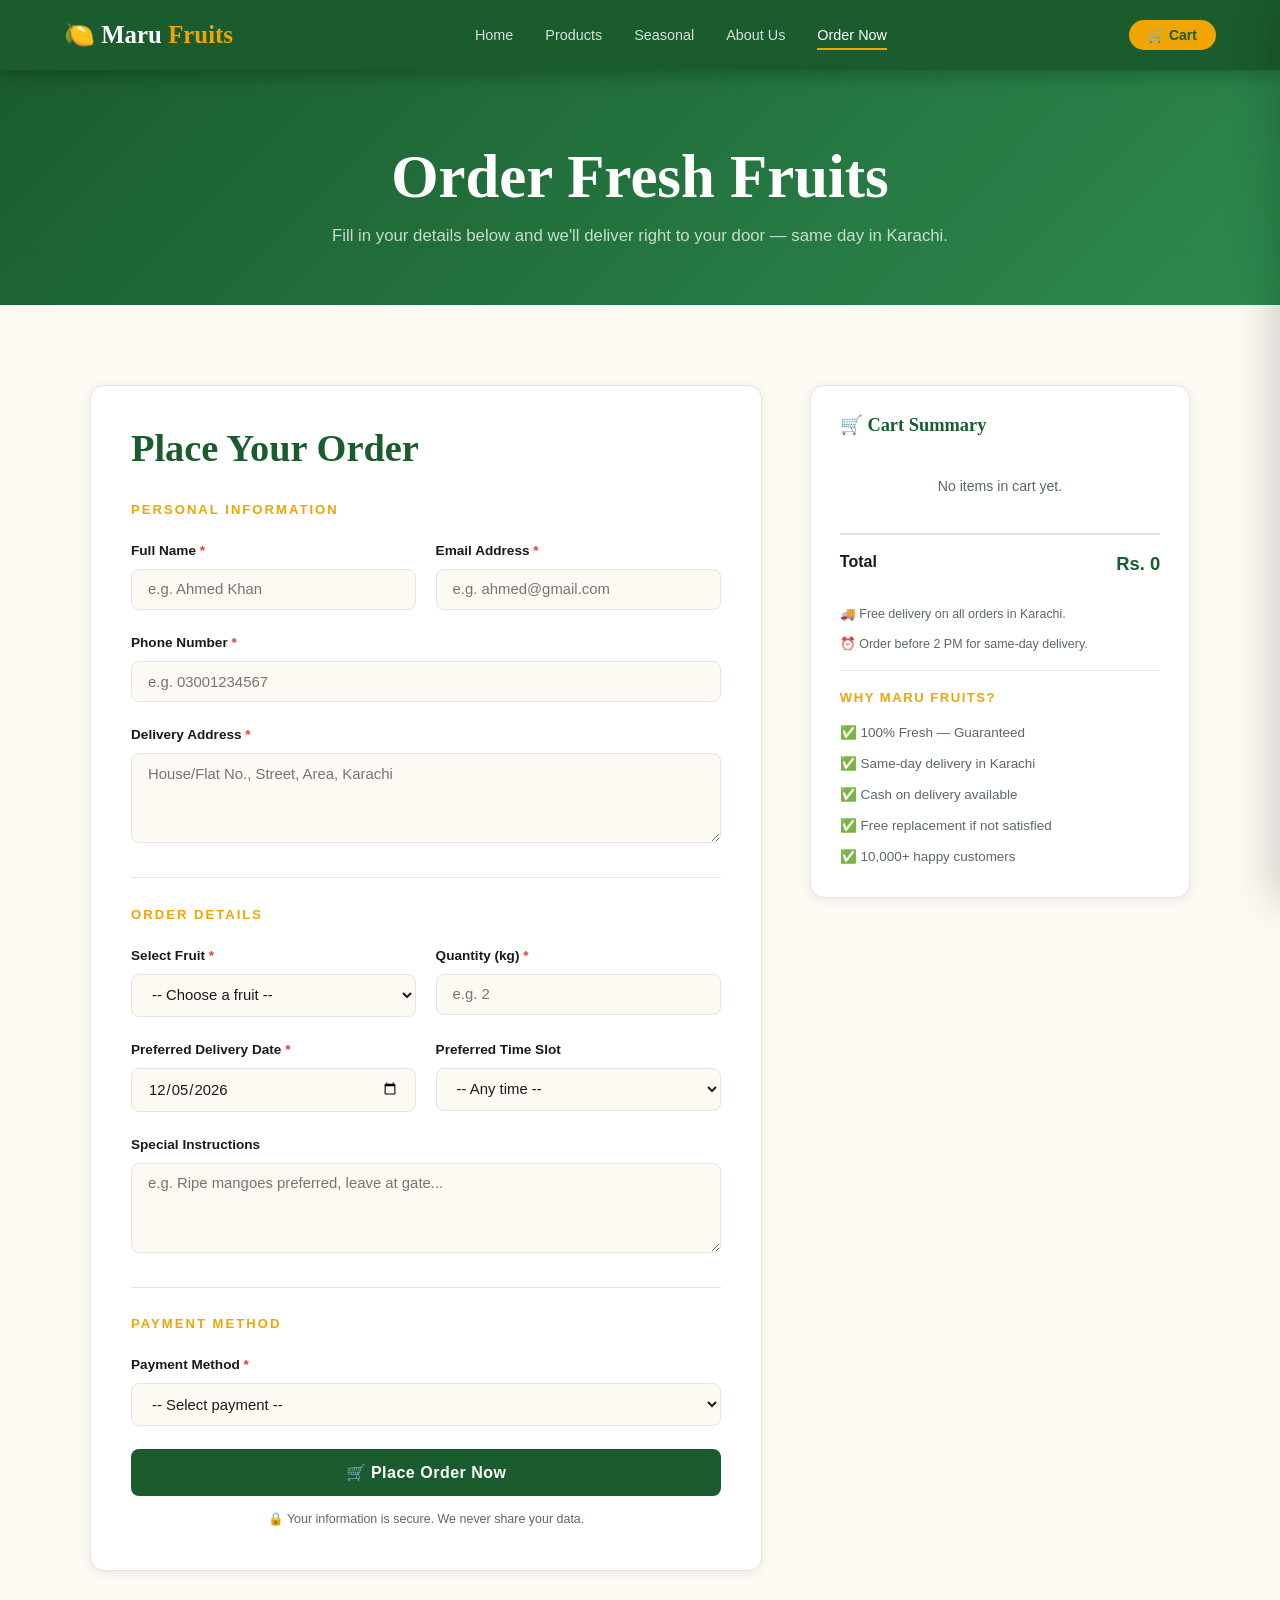
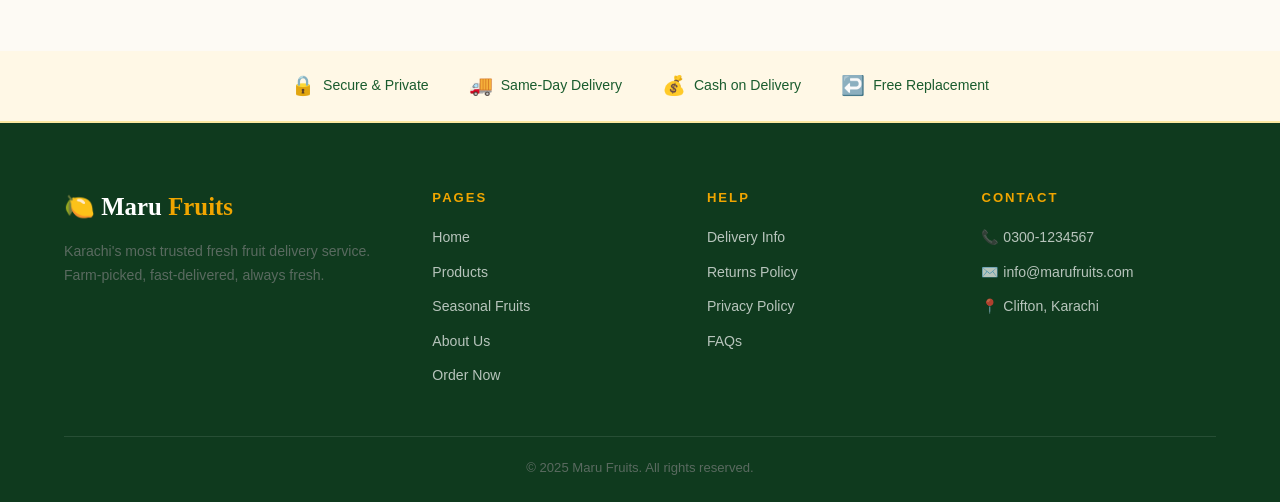
<file: order.html>
<!DOCTYPE html>
<html lang="en">
<head>
  <meta charset="UTF-8">
  <meta name="viewport" content="width=device-width, initial-scale=1.0">
  <title>Order Fresh Fruits Online | Maru Fruits Karachi</title>
  <meta name="description" content="Order fresh fruits online in Karachi. Fill in your details and we deliver the same day. Mangoes, apples, bananas and more from Maru Fruits.">
  <link rel="stylesheet" href="style.css">
</head>
<body>

  <!-- NAVBAR -->
  <nav class="navbar">
    <div class="container">
      <a href="index.html" class="nav-logo">🍋 Maru <span>Fruits</span></a>
      <ul class="nav-links">
        <li><a href="index.html">Home</a></li>
        <li><a href="products.html">Products</a></li>
        <li><a href="seasonal.html">Seasonal</a></li>
        <li><a href="about.html">About Us</a></li>
        <li><a href="order.html">Order Now</a></li>
      </ul>
      <button class="nav-cart-btn" id="cartBtn">
        🛒 Cart <span class="cart-count" id="cartCount">0</span>
      </button>
      <button class="hamburger" id="hamburger" aria-label="Toggle menu">
        <span></span><span></span><span></span>
      </button>
    </div>
    <nav class="nav-mobile" id="navMobile">
      <a href="index.html">Home</a>
      <a href="products.html">Products</a>
      <a href="seasonal.html">Seasonal</a>
      <a href="about.html">About Us</a>
      <a href="order.html">Order Now</a>
      <button class="btn btn-gold btn-sm" id="cartBtnMobile" style="margin-top:.4rem;width:fit-content">🛒 Cart</button>
    </nav>
  </nav>

  <!-- PAGE HERO -->
  <header class="page-hero">
    <h1>Order Fresh Fruits</h1>
    <p>Fill in your details below and we'll deliver right to your door — same day in Karachi.</p>
  </header>

  <!-- ORDER LAYOUT -->
  <main class="section" style="background:var(--cream)">
    <div class="order-layout" style="max-width:1100px;margin:0 auto">

      <!-- ORDER FORM -->
      <div class="order-form-wrap">
        <h2>Place Your Order</h2>

        <!-- Success Message (hidden until submitted) -->
        <div class="order-success" id="orderSuccess">
          <div class="success-icon">🎉</div>
          <h3>Order Placed Successfully!</h3>
          <p>Thank you, <strong id="successName"></strong>! Your fresh fruits are being prepared and will be delivered today.</p>
          <p style="margin-top:.6rem;font-size:.88rem">You'll receive a confirmation call within 15 minutes.</p>
          <div style="margin-top:1.8rem;display:flex;gap:1rem;justify-content:center;flex-wrap:wrap">
            <a href="index.html"    class="btn btn-green">← Back to Home</a>
            <a href="products.html" class="btn btn-outline">Browse More Fruits</a>
          </div>
        </div>

        <!-- THE FORM -->
        <form id="orderForm" novalidate>

          <!-- Personal Info -->
          <div class="form-section-title">Personal Information</div>

          <div class="form-row">
            <div class="form-group">
              <label for="fullName">Full Name <span>*</span></label>
              <input type="text" id="fullName" name="fullName"
                     placeholder="e.g. Ahmed Khan" required autocomplete="name">
              <div class="error-msg" id="fullNameError"></div>
            </div>
            <div class="form-group">
              <label for="email">Email Address <span>*</span></label>
              <input type="email" id="email" name="email"
                     placeholder="e.g. ahmed@gmail.com" required autocomplete="email">
              <div class="error-msg" id="emailError"></div>
            </div>
          </div>

          <div class="form-group">
            <label for="phone">Phone Number <span>*</span></label>
            <input type="tel" id="phone" name="phone"
                   placeholder="e.g. 03001234567" required autocomplete="tel">
            <div class="error-msg" id="phoneError"></div>
          </div>

          <div class="form-group">
            <label for="address">Delivery Address <span>*</span></label>
            <textarea id="address" name="address" rows="3"
                      placeholder="House/Flat No., Street, Area, Karachi" required></textarea>
            <div class="error-msg" id="addressError"></div>
          </div>

          <hr class="form-divider">

          <!-- Order Details -->
          <div class="form-section-title">Order Details</div>

          <div class="form-row">
            <div class="form-group">
              <label for="fruitSelection">Select Fruit <span>*</span></label>
              <select id="fruitSelection" name="fruitSelection" required>
                <option value="">-- Choose a fruit --</option>
                <option value="sindhri-mango">🥭 Sindhri Mango — Rs. 280/kg</option>
                <option value="banana">🍌 Bananas — Rs. 120/kg</option>
                <option value="red-apple">🍎 Red Apples — Rs. 350/kg</option>
                <option value="kinno-orange">🍊 Kinno Oranges — Rs. 180/kg</option>
                <option value="grapes">🍇 Black Grapes — Rs. 420/kg</option>
                <option value="strawberry">🍓 Strawberries — Rs. 500/kg</option>
                <option value="watermelon">🍉 Watermelon — Rs. 60/kg</option>
                <option value="pineapple">🍍 Pineapple — Rs. 220/piece</option>
                <option value="guava">🍐 Guava (Amrood) — Rs. 140/kg</option>
                <option value="lemon">🍋 Lemons — Rs. 160/kg</option>
                <option value="kiwi">🥝 Kiwi — Rs. 600/kg</option>
                <option value="mixed-box">🎁 Mixed Fruit Box — Rs. 1,200</option>
              </select>
              <div class="error-msg" id="fruitSelectionError"></div>
            </div>
            <div class="form-group">
              <label for="quantity">Quantity (kg) <span>*</span></label>
              <input type="number" id="quantity" name="quantity"
                     placeholder="e.g. 2" min="1" max="50" required>
              <div class="error-msg" id="quantityError"></div>
            </div>
          </div>

          <div class="form-row">
            <div class="form-group">
              <label for="deliveryDate">Preferred Delivery Date <span>*</span></label>
              <input type="date" id="deliveryDate" name="deliveryDate" required>
              <div class="error-msg" id="deliveryDateError"></div>
            </div>
            <div class="form-group">
              <label for="deliveryTime">Preferred Time Slot</label>
              <select id="deliveryTime" name="deliveryTime">
                <option value="">-- Any time --</option>
                <option value="morning">Morning (9 AM – 12 PM)</option>
                <option value="afternoon">Afternoon (12 PM – 4 PM)</option>
                <option value="evening">Evening (4 PM – 8 PM)</option>
              </select>
            </div>
          </div>

          <div class="form-group">
            <label for="specialInstructions">Special Instructions</label>
            <textarea id="specialInstructions" name="specialInstructions" rows="2"
                      placeholder="e.g. Ripe mangoes preferred, leave at gate..."></textarea>
          </div>

          <hr class="form-divider">

          <!-- Payment -->
          <div class="form-section-title">Payment Method</div>
          <div class="form-group">
            <label for="paymentMethod">Payment Method <span>*</span></label>
            <select id="paymentMethod" name="paymentMethod" required>
              <option value="">-- Select payment --</option>
              <option value="cod">Cash on Delivery (COD)</option>
              <option value="jazzcash">JazzCash</option>
              <option value="easypaisa">Easypaisa</option>
              <option value="bank">Bank Transfer</option>
            </select>
            <div class="error-msg" id="paymentMethodError"></div>
          </div>

          <button type="submit" class="submit-btn">
            🛒 Place Order Now
          </button>

          <p style="font-size:.78rem;color:var(--muted);text-align:center;margin-top:.8rem">
            🔒 Your information is secure. We never share your data.
          </p>

        </form>
      </div>

      <!-- ORDER SUMMARY SIDEBAR -->
      <aside class="order-summary">
        <h3>🛒 Cart Summary</h3>
        <div class="summary-items" id="summaryItems">
          <div class="summary-empty">Add items from the <a href="products.html" style="color:var(--green)">Products page</a> to see them here.</div>
        </div>
        <div class="summary-total">
          <span>Total</span>
          <strong id="summaryTotal">Rs. 0</strong>
        </div>
        <p class="summary-note">🚚 Free delivery on all orders in Karachi.</p>
        <p class="summary-note">⏰ Order before 2 PM for same-day delivery.</p>

        <hr class="form-divider" style="margin:1rem 0">

        <h4 style="font-size:.82rem;font-weight:700;color:var(--gold);text-transform:uppercase;letter-spacing:1.5px;margin-bottom:.8rem">
          Why Maru Fruits?
        </h4>
        <ul style="display:flex;flex-direction:column;gap:.55rem;font-size:.84rem;color:var(--muted)">
          <li>✅ 100% Fresh — Guaranteed</li>
          <li>✅ Same-day delivery in Karachi</li>
          <li>✅ Cash on delivery available</li>
          <li>✅ Free replacement if not satisfied</li>
          <li>✅ 10,000+ happy customers</li>
        </ul>
      </aside>

    </div>
  </main>

  <!-- TRUST STRIP -->
  <div class="trust-strip">
    <div class="trust-item"><span>🔒</span> Secure &amp; Private</div>
    <div class="trust-item"><span>🚚</span> Same-Day Delivery</div>
    <div class="trust-item"><span>💰</span> Cash on Delivery</div>
    <div class="trust-item"><span>↩️</span> Free Replacement</div>
  </div>

  <!-- FOOTER -->
  <footer class="footer">
    <div class="footer-grid">
      <div class="footer-brand">
        <a href="index.html" class="nav-logo">🍋 Maru <span>Fruits</span></a>
        <p>Karachi's most trusted fresh fruit delivery service. Farm-picked, fast-delivered, always fresh.</p>
      </div>
      <div class="footer-col">
        <h4>Pages</h4>
        <ul>
          <li><a href="index.html">Home</a></li>
          <li><a href="products.html">Products</a></li>
          <li><a href="seasonal.html">Seasonal Fruits</a></li>
          <li><a href="about.html">About Us</a></li>
          <li><a href="order.html">Order Now</a></li>
        </ul>
      </div>
      <div class="footer-col">
        <h4>Help</h4>
        <ul>
          <li><a href="#">Delivery Info</a></li>
          <li><a href="#">Returns Policy</a></li>
          <li><a href="#">Privacy Policy</a></li>
          <li><a href="#">FAQs</a></li>
        </ul>
      </div>
      <div class="footer-col">
        <h4>Contact</h4>
        <ul>
          <li><a href="tel:+923001234567">📞 0300-1234567</a></li>
          <li><a href="mailto:info@marufruits.com">✉️ info@marufruits.com</a></li>
          <li><a href="#">📍 Clifton, Karachi</a></li>
        </ul>
      </div>
    </div>
    <div class="footer-bottom">
      <p>© 2025 Maru Fruits. All rights reserved.</p>
    </div>
  </footer>

  <!-- CART DRAWER -->
  <div class="cart-overlay" id="cartOverlay"></div>
  <aside class="cart-drawer" id="cartDrawer">
    <div class="cart-header">
      <h3>🛒 Your Cart</h3>
      <button class="cart-close" id="cartClose">✕</button>
    </div>
    <div class="cart-items" id="cartItems"></div>
    <div class="cart-footer">
      <div class="cart-total-row">
        <span>Total:</span>
        <strong id="cartTotal">Rs. 0</strong>
      </div>
      <div class="cart-actions">
        <button class="btn btn-outline btn-sm" id="clearCartBtn">Clear</button>
        <button class="btn btn-gold" onclick="closeCart()">Close ✕</button>
      </div>
    </div>
  </aside>
  <div class="toast-container" id="toastContainer"></div>

  <script src="script.js">
  </script>
  <script>
    // Set minimum date to today
    document.addEventListener('DOMContentLoaded', () => {
      const dateInput = document.getElementById('deliveryDate');
      if (dateInput) {
        const today = new Date().toISOString().split('T')[0];
        dateInput.min = today;
        dateInput.value = today;
      }
    });
  </script>
</body>
</html>
</file>
<file: style.css>
/* ============================================================
   MARU FRUITS — style.css
   ============================================================ */

/* ── CSS Variables ── */
:root {
  --green:       #1a5c2e;
  --green-mid:   #2d8a4e;
  --green-light: #e8f5ed;
  --gold:        #f0a500;
  --gold-light:  #fff8e6;
  --cream:       #fdfaf4;
  --white:       #ffffff;
  --text:        #1a1a1a;
  --muted:       #5a6a60;
  --border:      #e0e8e2;
  --red:         #e53935;
  --shadow-sm:   0 2px 10px rgba(0,0,0,.08);
  --shadow-md:   0 6px 24px rgba(0,0,0,.12);
  --shadow-lg:   0 16px 48px rgba(0,0,0,.16);
  --radius:      14px;
  --radius-sm:   8px;
  --transition:  .22s ease;
}

/* ── Reset ── */
*, *::before, *::after { box-sizing: border-box; margin: 0; padding: 0; }
html { scroll-behavior: smooth; font-size: 16px; }
body {
  font-family: 'DM Sans', sans-serif;
  background: var(--cream);
  color: var(--text);
  line-height: 1.65;
  min-height: 100vh;
}
img { max-width: 100%; height: auto; display: block; }
a  { text-decoration: none; color: inherit; }
ul { list-style: none; }
button { cursor: pointer; font-family: inherit; }
input, select, textarea { font-family: inherit; }

/* ── Typography ── */
@import url('https://fonts.googleapis.com/css2?family=Playfair+Display:wght@700;900&family=DM+Sans:wght@300;400;500;600&display=swap');

h1, h2, h3 { font-family: 'Playfair Display', serif; line-height: 1.15; }
h1 { font-size: clamp(2.2rem, 5vw, 3.8rem); font-weight: 900; }
h2 { font-size: clamp(1.6rem, 3.5vw, 2.4rem); font-weight: 700; }
h3 { font-size: 1.15rem; font-weight: 700; }
p  { color: var(--muted); }

/* ── Utilities ── */
.container        { max-width: 1180px; margin: 0 auto; padding: 0 5%; }
.section          { padding: 5rem 5%; }
.section-label    { text-transform: uppercase; letter-spacing: 3px; font-size: .7rem; font-weight: 700; color: var(--gold); margin-bottom: .4rem; }
.section-intro    { max-width: 560px; margin-bottom: 3rem; font-size: 1rem; }
.text-center      { text-align: center; }
.text-center .section-intro { margin-left: auto; margin-right: auto; }

.btn {
  display: inline-flex;
  align-items: center;
  gap: .45rem;
  padding: .7rem 1.8rem;
  border-radius: 50px;
  font-size: .95rem;
  font-weight: 600;
  border: none;
  transition: transform var(--transition), box-shadow var(--transition), background var(--transition);
  white-space: nowrap;
}
.btn:hover          { transform: translateY(-2px); box-shadow: var(--shadow-md); }
.btn-gold           { background: var(--gold); color: var(--green); }
.btn-green          { background: var(--green); color: var(--white); }
.btn-outline        { background: transparent; color: var(--green); border: 2px solid var(--green); }
.btn-outline-white  { background: transparent; color: var(--white); border: 2px solid rgba(255,255,255,.55); }
.btn-sm             { padding: .4rem 1.1rem; font-size: .83rem; }

/* ============================================================
   NAVBAR
   ============================================================ */
.navbar {
  background: var(--green);
  position: sticky;
  top: 0;
  z-index: 1000;
  height: 70px;
  box-shadow: 0 3px 18px rgba(0,0,0,.28);
}
.navbar .container {
  height: 100%;
  display: flex;
  align-items: center;
  justify-content: space-between;
  max-width: 1280px;
}
.nav-logo {
  font-family: 'Playfair Display', serif;
  font-size: 1.55rem;
  font-weight: 900;
  color: var(--white);
  display: flex;
  align-items: center;
  gap: .4rem;
}
.nav-logo span { color: var(--gold); }

.nav-links {
  display: flex;
  align-items: center;
  gap: 2rem;
}
.nav-links a {
  color: rgba(255,255,255,.82);
  font-size: .9rem;
  font-weight: 500;
  padding: .3rem 0;
  border-bottom: 2px solid transparent;
  transition: color var(--transition), border-color var(--transition);
}
.nav-links a:hover,
.nav-links a.active { color: var(--white); border-bottom-color: var(--gold); }

.nav-cart-btn {
  background: var(--gold);
  color: var(--green);
  border: none;
  border-radius: 50px;
  padding: .45rem 1.2rem;
  font-weight: 700;
  font-size: .87rem;
  display: flex;
  align-items: center;
  gap: .4rem;
  transition: transform var(--transition), box-shadow var(--transition);
}
.nav-cart-btn:hover  { transform: translateY(-1px); box-shadow: var(--shadow-sm); }
.cart-count {
  background: var(--green);
  color: var(--white);
  border-radius: 50%;
  width: 20px; height: 20px;
  font-size: .7rem;
  font-weight: 700;
  display: flex;
  align-items: center;
  justify-content: center;
}

/* Hamburger */
.hamburger {
  display: none;
  flex-direction: column;
  gap: 5px;
  background: none;
  border: none;
  padding: 4px;
}
.hamburger span {
  width: 26px; height: 2.5px;
  background: var(--white);
  border-radius: 2px;
  transition: transform .3s, opacity .3s;
  display: block;
}
.hamburger.open span:nth-child(1) { transform: translateY(7.5px) rotate(45deg); }
.hamburger.open span:nth-child(2) { opacity: 0; }
.hamburger.open span:nth-child(3) { transform: translateY(-7.5px) rotate(-45deg); }

.nav-mobile {
  display: none;
  flex-direction: column;
  background: var(--green);
  padding: 1.2rem 5%;
  gap: .2rem;
  border-top: 1px solid rgba(255,255,255,.1);
}
.nav-mobile.open { display: flex; }
.nav-mobile a {
  color: rgba(255,255,255,.85);
  font-size: .95rem;
  font-weight: 500;
  padding: .6rem 0;
  border-bottom: 1px solid rgba(255,255,255,.08);
  transition: color var(--transition);
}
.nav-mobile a:hover,
.nav-mobile a.active { color: var(--gold); }

/* ============================================================
   FOOTER
   ============================================================ */
.footer {
  background: #0f3a1e;
  color: rgba(255,255,255,.7);
  padding: 4rem 5% 1.5rem;
}
.footer-grid {
  display: grid;
  grid-template-columns: 1.4fr 1fr 1fr 1fr;
  gap: 2.5rem;
  margin-bottom: 3rem;
}
.footer-brand .nav-logo { margin-bottom: .8rem; }
.footer-brand p { font-size: .88rem; line-height: 1.7; }
.footer-col h4 {
  font-family: 'DM Sans', sans-serif;
  font-size: .82rem;
  font-weight: 700;
  text-transform: uppercase;
  letter-spacing: 2px;
  color: var(--gold);
  margin-bottom: 1rem;
}
.footer-col ul { display: flex; flex-direction: column; gap: .5rem; }
.footer-col a { font-size: .88rem; transition: color var(--transition); }
.footer-col a:hover { color: var(--white); }
.footer-bottom {
  border-top: 1px solid rgba(255,255,255,.1);
  padding-top: 1.2rem;
  text-align: center;
  font-size: .82rem;
}

/* ============================================================
   CART DRAWER
   ============================================================ */
.cart-overlay {
  position: fixed;
  inset: 0;
  background: rgba(0,0,0,.5);
  z-index: 2000;
  opacity: 0;
  pointer-events: none;
  transition: opacity .3s;
}
.cart-overlay.open { opacity: 1; pointer-events: all; }

.cart-drawer {
  position: fixed;
  top: 0; right: 0;
  width: min(420px, 100vw);
  height: 100vh;
  background: var(--white);
  z-index: 2001;
  transform: translateX(100%);
  transition: transform .35s cubic-bezier(.4,0,.2,1);
  display: flex;
  flex-direction: column;
  box-shadow: -8px 0 40px rgba(0,0,0,.18);
}
.cart-drawer.open { transform: translateX(0); }

.cart-header {
  display: flex;
  align-items: center;
  justify-content: space-between;
  padding: 1.4rem 1.6rem;
  border-bottom: 2px solid var(--border);
  background: var(--green);
  color: var(--white);
}
.cart-header h3 { font-family: 'Playfair Display', serif; color: var(--white); }
.cart-close {
  background: rgba(255,255,255,.15);
  border: none;
  color: var(--white);
  width: 34px; height: 34px;
  border-radius: 50%;
  font-size: 1.2rem;
  display: flex;
  align-items: center;
  justify-content: center;
  transition: background var(--transition);
}
.cart-close:hover { background: rgba(255,255,255,.25); }

.cart-items { flex: 1; overflow-y: auto; padding: 1.2rem 1.6rem; }
.cart-empty {
  display: flex;
  flex-direction: column;
  align-items: center;
  justify-content: center;
  height: 100%;
  gap: .8rem;
  color: var(--muted);
}
.cart-empty .empty-icon { font-size: 4rem; }

.cart-item {
  display: flex;
  align-items: center;
  gap: 1rem;
  padding: .9rem 0;
  border-bottom: 1px solid var(--border);
}
.cart-item-img {
  width: 58px; height: 58px;
  border-radius: var(--radius-sm);
  object-fit: cover;
  background: var(--green-light);
  flex-shrink: 0;
  display: flex;
  align-items: center;
  justify-content: center;
  font-size: 2rem;
}
.cart-item-img img { width: 100%; height: 100%; object-fit: cover; border-radius: var(--radius-sm); }
.cart-item-info { flex: 1; }
.cart-item-name { font-weight: 600; font-size: .92rem; color: var(--text); }
.cart-item-price { font-size: .83rem; color: var(--gold); font-weight: 600; }
.cart-item-qty {
  display: flex;
  align-items: center;
  gap: .4rem;
}
.qty-btn {
  width: 26px; height: 26px;
  border-radius: 50%;
  border: 1.5px solid var(--border);
  background: var(--cream);
  font-size: .95rem;
  font-weight: 700;
  display: flex;
  align-items: center;
  justify-content: center;
  transition: background var(--transition), border-color var(--transition);
}
.qty-btn:hover { background: var(--green); color: var(--white); border-color: var(--green); }
.qty-num { font-weight: 600; font-size: .9rem; min-width: 20px; text-align: center; }
.cart-item-remove {
  background: none;
  border: none;
  color: #ccc;
  font-size: 1.1rem;
  transition: color var(--transition);
}
.cart-item-remove:hover { color: var(--red); }

.cart-footer {
  padding: 1.2rem 1.6rem;
  border-top: 2px solid var(--border);
  background: var(--cream);
}
.cart-total-row {
  display: flex;
  justify-content: space-between;
  align-items: center;
  margin-bottom: 1rem;
}
.cart-total-row span { font-weight: 600; font-size: .95rem; }
.cart-total-row strong { font-size: 1.2rem; color: var(--green); }
.cart-actions { display: flex; gap: .7rem; }
.cart-actions .btn { flex: 1; justify-content: center; }

/* ============================================================
   HERO (Home)
   ============================================================ */
.hero {
  min-height: 90vh;
  background: linear-gradient(135deg, var(--green) 0%, #2d8a4e 55%, #4caf76 100%);
  display: flex;
  align-items: center;
  padding: 6rem 5% 4rem;
  position: relative;
  overflow: hidden;
}
.hero::before {
  content: '';
  position: absolute;
  inset: 0;
  background: radial-gradient(ellipse 60% 80% at 72% 50%, rgba(255,255,255,.06) 0%, transparent 70%);
}
.hero-inner {
  max-width: 1180px;
  margin: 0 auto;
  width: 100%;
  display: flex;
  align-items: center;
  gap: 4rem;
}
.hero-text { flex: 1; color: var(--white); z-index: 1; }
.hero-text h1 { margin-bottom: 1.2rem; }
.hero-text h1 em { color: var(--gold); font-style: normal; }
.hero-sub {
  font-size: 1.1rem;
  color: rgba(255,255,255,.82);
  max-width: 480px;
  margin-bottom: 2.2rem;
}
.hero-sub strong { color: var(--white); }
.hero-btns { display: flex; gap: 1rem; flex-wrap: wrap; }
.hero-stats {
  display: flex;
  gap: 2rem;
  margin-top: 3rem;
  flex-wrap: wrap;
}
.stat { color: var(--white); }
.stat strong { font-size: 1.6rem; font-family: 'Playfair Display', serif; display: block; }
.stat span { font-size: .8rem; color: rgba(255,255,255,.65); }

.hero-image { flex: 1; display: flex; justify-content: center; align-items: center; z-index: 1; }
.hero-img-wrap {
  position: relative;
  width: clamp(280px, 38vw, 440px);
  height: clamp(280px, 38vw, 440px);
}
.hero-img-wrap .main-img {
  width: 100%; height: 100%;
  border-radius: 50%;
  object-fit: cover;
  border: 5px solid rgba(255,255,255,.2);
  animation: float 5s ease-in-out infinite;
}
.hero-badge {
  position: absolute;
  background: var(--white);
  border-radius: 50px;
  padding: .5rem 1rem;
  font-size: .8rem;
  font-weight: 700;
  color: var(--green);
  box-shadow: var(--shadow-md);
  display: flex;
  align-items: center;
  gap: .4rem;
  white-space: nowrap;
}
.hero-badge.b1 { top: 8%; left: -8%; }
.hero-badge.b2 { bottom: 12%; right: -6%; }
@keyframes float { 0%,100%{transform:translateY(0)} 50%{transform:translateY(-14px)} }

/* ── Trust Strip ── */
.trust-strip {
  background: var(--gold-light);
  border-bottom: 2px solid #fce8a0;
  padding: 1.2rem 5%;
  display: flex;
  justify-content: center;
  gap: 2.5rem;
  flex-wrap: wrap;
}
.trust-item {
  display: flex;
  align-items: center;
  gap: .5rem;
  font-size: .88rem;
  font-weight: 500;
  color: var(--green);
}
.trust-item span { font-size: 1.2rem; }

/* ── Featured Fruits (Home) ── */
.featured { background: var(--white); }
.fruits-grid {
  display: grid;
  grid-template-columns: repeat(auto-fill, minmax(230px, 1fr));
  gap: 1.6rem;
}

/* ── Fruit Card ── */
.fruit-card {
  background: var(--cream);
  border-radius: var(--radius);
  overflow: hidden;
  border: 1.5px solid var(--border);
  transition: transform var(--transition), box-shadow var(--transition);
  position: relative;
}
.fruit-card:hover { transform: translateY(-5px); box-shadow: var(--shadow-lg); }
.fruit-card-img {
  width: 100%;
  height: 180px;
  object-fit: cover;
}
.fruit-card-body { padding: 1.1rem 1.2rem 1.4rem; }
.fruit-card-body h3 { margin-bottom: .3rem; }
.fruit-card-body p { font-size: .85rem; margin-bottom: .9rem; }
.fruit-card-footer {
  display: flex;
  align-items: center;
  justify-content: space-between;
}
.fruit-card-price { font-size: 1.1rem; font-weight: 700; color: var(--green); }
.fruit-card-price span { font-size: .78rem; color: var(--muted); font-weight: 400; }
.badge-tag {
  position: absolute;
  top: 10px; left: 10px;
  background: var(--gold);
  color: var(--green);
  font-size: .68rem;
  font-weight: 700;
  text-transform: uppercase;
  letter-spacing: 1px;
  padding: .25rem .6rem;
  border-radius: 50px;
}

/* ── CTA Banner ── */
.cta-banner {
  background: linear-gradient(135deg, var(--green) 0%, #1e7a3c 100%);
  padding: 5rem 5%;
  text-align: center;
  color: var(--white);
}
.cta-banner h2 { color: var(--white); margin-bottom: .8rem; }
.cta-banner p  { color: rgba(255,255,255,.78); margin-bottom: 2rem; }
.cta-btns { display: flex; justify-content: center; gap: 1rem; flex-wrap: wrap; }

/* ============================================================
   PRODUCTS PAGE
   ============================================================ */
.page-hero {
  background: linear-gradient(135deg, var(--green) 0%, #2d8a4e 100%);
  color: var(--white);
  padding: 4.5rem 5% 3.5rem;
  text-align: center;
}
.page-hero h1 { color: var(--white); margin-bottom: .6rem; }
.page-hero p  { color: rgba(255,255,255,.75); font-size: 1.05rem; }

.products-filter {
  display: flex;
  gap: .7rem;
  flex-wrap: wrap;
  margin-bottom: 2.5rem;
}
.filter-btn {
  background: var(--white);
  border: 1.5px solid var(--border);
  color: var(--muted);
  border-radius: 50px;
  padding: .4rem 1.1rem;
  font-size: .85rem;
  font-weight: 500;
  transition: all var(--transition);
}
.filter-btn:hover,
.filter-btn.active { background: var(--green); color: var(--white); border-color: var(--green); }

/* ============================================================
   SEASONAL PAGE
   ============================================================ */
.seasons-grid {
  display: grid;
  grid-template-columns: repeat(auto-fill, minmax(280px, 1fr));
  gap: 2rem;
}
.season-card {
  border-radius: var(--radius);
  overflow: hidden;
  box-shadow: var(--shadow-sm);
  border: 1.5px solid var(--border);
  background: var(--white);
  transition: transform var(--transition), box-shadow var(--transition);
}
.season-card:hover { transform: translateY(-4px); box-shadow: var(--shadow-lg); }
.season-card-header {
  padding: 1.6rem;
  text-align: center;
  color: var(--white);
}
.season-card-header .season-icon { font-size: 3.5rem; margin-bottom: .6rem; }
.season-card-header h3 { font-size: 1.3rem; color: var(--white); }
.season-card-body { padding: 1.4rem; }
.season-fruits { display: flex; flex-direction: column; gap: .7rem; }
.season-fruit-row {
  display: flex;
  align-items: center;
  justify-content: space-between;
  padding: .55rem .8rem;
  background: var(--cream);
  border-radius: var(--radius-sm);
  border: 1px solid var(--border);
}
.season-fruit-left { display: flex; align-items: center; gap: .6rem; }
.season-fruit-left img { width: 40px; height: 40px; border-radius: 50%; object-fit: cover; }
.season-fruit-left .emoji { font-size: 1.6rem; }
.season-fruit-name { font-weight: 600; font-size: .88rem; }
.season-fruit-availability {
  font-size: .73rem;
  font-weight: 600;
  text-transform: uppercase;
  letter-spacing: .5px;
  padding: .2rem .55rem;
  border-radius: 50px;
}
.avail-high  { background: #e8f5ed; color: var(--green); }
.avail-med   { background: var(--gold-light); color: #a06800; }
.avail-low   { background: #ffe4e4; color: var(--red); }
.season-price { font-size: .83rem; font-weight: 700; color: var(--green); margin-top: .3rem; }

/* ── Seasonal timeline ── */
.timeline { max-width: 800px; margin: 0 auto; position: relative; padding-left: 2rem; }
.timeline::before {
  content: '';
  position: absolute;
  left: 0; top: 0; bottom: 0;
  width: 3px;
  background: linear-gradient(to bottom, var(--gold), var(--green));
  border-radius: 3px;
}
.timeline-item {
  position: relative;
  padding: .8rem 0 1.6rem 2.4rem;
}
.timeline-item::before {
  content: '';
  position: absolute;
  left: -7px; top: 13px;
  width: 17px; height: 17px;
  border-radius: 50%;
  background: var(--gold);
  border: 3px solid var(--white);
  box-shadow: 0 0 0 2px var(--gold);
}
.timeline-item h4 { font-family: 'Playfair Display', serif; font-size: 1.1rem; margin-bottom: .4rem; color: var(--green); }
.timeline-item p  { font-size: .88rem; }

/* ============================================================
   ABOUT PAGE
   ============================================================ */
.about-intro {
  display: grid;
  grid-template-columns: 1fr 1fr;
  gap: 4rem;
  align-items: center;
}
.about-img-wrap { position: relative; }
.about-img-wrap img {
  width: 100%;
  border-radius: var(--radius);
  box-shadow: var(--shadow-lg);
  object-fit: cover;
  height: 450px;
}
.about-img-badge {
  position: absolute;
  bottom: -20px; right: -20px;
  background: var(--gold);
  color: var(--green);
  border-radius: var(--radius);
  padding: 1.2rem 1.6rem;
  text-align: center;
  font-weight: 700;
  box-shadow: var(--shadow-md);
}
.about-img-badge strong { font-size: 2rem; display: block; font-family: 'Playfair Display', serif; }
.about-text { padding-left: 1rem; }
.about-text h2 { margin-bottom: 1rem; color: var(--green); }
.about-text p  { margin-bottom: 1.2rem; }

.values-grid {
  display: grid;
  grid-template-columns: repeat(auto-fill, minmax(220px, 1fr));
  gap: 1.5rem;
}
.value-card {
  background: var(--white);
  border-radius: var(--radius);
  padding: 1.8rem 1.4rem;
  border: 1.5px solid var(--border);
  text-align: center;
  transition: transform var(--transition), box-shadow var(--transition);
}
.value-card:hover { transform: translateY(-4px); box-shadow: var(--shadow-md); }
.value-icon { font-size: 2.6rem; margin-bottom: .8rem; }
.value-card h3 { margin-bottom: .5rem; }
.value-card p { font-size: .87rem; }

.team-grid {
  display: grid;
  grid-template-columns: repeat(auto-fill, minmax(200px, 1fr));
  gap: 1.8rem;
}
.team-card { text-align: center; }
.team-card img {
  width: 120px; height: 120px;
  border-radius: 50%;
  object-fit: cover;
  margin: 0 auto 1rem;
  border: 4px solid var(--green-light);
}
.team-card h3 { font-size: 1rem; margin-bottom: .2rem; }
.team-card p  { font-size: .83rem; }
.team-emoji {
  width: 120px; height: 120px;
  border-radius: 50%;
  background: var(--green-light);
  margin: 0 auto 1rem;
  display: flex;
  align-items: center;
  justify-content: center;
  font-size: 3.5rem;
  border: 4px solid var(--green-light);
}

.testimonials { background: var(--green-light); }
.testimonials-grid {
  display: grid;
  grid-template-columns: repeat(auto-fill, minmax(280px, 1fr));
  gap: 1.5rem;
}
.testimonial-card {
  background: var(--white);
  border-radius: var(--radius);
  padding: 1.8rem;
  box-shadow: var(--shadow-sm);
}
.testimonial-stars { color: var(--gold); font-size: 1.1rem; margin-bottom: .7rem; }
.testimonial-text { font-style: italic; font-size: .92rem; margin-bottom: 1.2rem; color: var(--text); }
.testimonial-author { display: flex; align-items: center; gap: .8rem; }
.author-avatar {
  width: 42px; height: 42px;
  border-radius: 50%;
  background: var(--green-light);
  display: flex;
  align-items: center;
  justify-content: center;
  font-size: 1.3rem;
  font-weight: 700;
  color: var(--green);
}
.author-name { font-weight: 600; font-size: .88rem; }
.author-location { font-size: .78rem; color: var(--muted); }

/* ============================================================
   ORDER PAGE
   ============================================================ */
.order-layout {
  display: grid;
  grid-template-columns: 1fr 380px;
  gap: 3rem;
  align-items: flex-start;
}
.order-form-wrap {
  background: var(--white);
  border-radius: var(--radius);
  padding: 2.5rem;
  box-shadow: var(--shadow-sm);
  border: 1.5px solid var(--border);
}
.order-form-wrap h2 { margin-bottom: 1.8rem; color: var(--green); }

.form-row { display: grid; grid-template-columns: 1fr 1fr; gap: 1.2rem; }
.form-group { margin-bottom: 1.4rem; }
.form-group label {
  display: block;
  font-size: .85rem;
  font-weight: 600;
  color: var(--text);
  margin-bottom: .4rem;
}
.form-group label span { color: var(--red); }
.form-group input,
.form-group select,
.form-group textarea {
  width: 100%;
  padding: .72rem 1rem;
  border: 1.5px solid var(--border);
  border-radius: var(--radius-sm);
  font-size: .93rem;
  background: var(--cream);
  color: var(--text);
  transition: border-color var(--transition), box-shadow var(--transition);
  outline: none;
}
.form-group input:focus,
.form-group select:focus,
.form-group textarea:focus {
  border-color: var(--green);
  box-shadow: 0 0 0 3px rgba(26,92,46,.1);
  background: var(--white);
}
.form-group input.error,
.form-group select.error,
.form-group textarea.error {
  border-color: var(--red);
  box-shadow: 0 0 0 3px rgba(229,57,53,.1);
}
.form-group .error-msg {
  color: var(--red);
  font-size: .78rem;
  margin-top: .3rem;
  display: none;
  align-items: center;
  gap: .3rem;
}
.form-group .error-msg.show { display: flex; }
.form-group textarea { resize: vertical; min-height: 90px; }

.form-divider {
  border: none;
  border-top: 1.5px solid var(--border);
  margin: 1.6rem 0;
}
.form-section-title {
  font-size: .82rem;
  font-weight: 700;
  text-transform: uppercase;
  letter-spacing: 2px;
  color: var(--gold);
  margin-bottom: 1.2rem;
}

.submit-btn {
  width: 100%;
  padding: .9rem;
  background: var(--green);
  color: var(--white);
  border: none;
  border-radius: var(--radius-sm);
  font-size: 1rem;
  font-weight: 700;
  letter-spacing: .5px;
  transition: background var(--transition), transform var(--transition);
}
.submit-btn:hover { background: var(--green-mid); transform: translateY(-1px); }
.submit-btn:disabled { background: #aaa; transform: none; cursor: not-allowed; }

/* Success message */
.order-success {
  display: none;
  text-align: center;
  padding: 3rem 2rem;
}
.order-success.show { display: block; }
.success-icon { font-size: 4rem; margin-bottom: 1rem; }
.order-success h3 { color: var(--green); margin-bottom: .6rem; }

/* Order summary sidebar */
.order-summary {
  background: var(--white);
  border-radius: var(--radius);
  padding: 1.8rem;
  box-shadow: var(--shadow-sm);
  border: 1.5px solid var(--border);
  position: sticky;
  top: 90px;
}
.order-summary h3 { margin-bottom: 1.4rem; color: var(--green); font-size: 1.15rem; }
.summary-items { margin-bottom: 1.2rem; }
.summary-item {
  display: flex;
  justify-content: space-between;
  align-items: flex-start;
  padding: .6rem 0;
  border-bottom: 1px solid var(--border);
  font-size: .88rem;
}
.summary-item:last-child { border-bottom: none; }
.summary-item-name { font-weight: 500; color: var(--text); }
.summary-item-price { font-weight: 600; color: var(--green); white-space: nowrap; }
.summary-empty { color: var(--muted); font-size: .88rem; text-align: center; padding: 1rem 0; }
.summary-total {
  display: flex;
  justify-content: space-between;
  padding: .9rem 0;
  border-top: 2px solid var(--border);
  font-weight: 700;
}
.summary-total span { font-size: 1rem; }
.summary-total strong { font-size: 1.15rem; color: var(--green); }
.summary-note { font-size: .78rem; color: var(--muted); margin-top: .6rem; }

/* ============================================================
   TOAST NOTIFICATION
   ============================================================ */
.toast-container {
  position: fixed;
  bottom: 2rem;
  right: 2rem;
  z-index: 3000;
  display: flex;
  flex-direction: column;
  gap: .6rem;
}
.toast {
  background: var(--green);
  color: var(--white);
  padding: .85rem 1.4rem;
  border-radius: 50px;
  font-size: .9rem;
  font-weight: 500;
  box-shadow: var(--shadow-lg);
  display: flex;
  align-items: center;
  gap: .6rem;
  animation: slideUp .3s ease both;
  max-width: 320px;
}
.toast.error { background: var(--red); }
@keyframes slideUp { from{transform:translateY(20px);opacity:0} to{transform:translateY(0);opacity:1} }

/* ============================================================
   RESPONSIVE
   ============================================================ */
@media (max-width: 1024px) {
  .footer-grid { grid-template-columns: 1fr 1fr; }
  .order-layout { grid-template-columns: 1fr; }
  .order-summary { position: static; }
  .about-intro { grid-template-columns: 1fr; }
  .about-img-wrap { max-width: 500px; }
  .about-text { padding-left: 0; }
}

@media (max-width: 768px) {
  .nav-links      { display: none; }
  .nav-cart-btn   { display: none; }
  .hamburger      { display: flex; }

  .hero           { min-height: auto; padding: 4rem 5% 3rem; }
  .hero-inner     { flex-direction: column; text-align: center; gap: 2.5rem; }
  .hero-sub       { margin-left: auto; margin-right: auto; }
  .hero-btns      { justify-content: center; }
  .hero-stats     { justify-content: center; }
  .hero-image     { order: -1; }
  .hero-img-wrap  { width: 240px; height: 240px; }
  .hero-badge.b1  { top: 0; left: -2%; font-size: .72rem; }
  .hero-badge.b2  { bottom: 0; right: -2%; font-size: .72rem; }

  .form-row       { grid-template-columns: 1fr; gap: 0; }
  .footer-grid    { grid-template-columns: 1fr; gap: 1.5rem; }
  .about-img-wrap img { height: 300px; }
  .about-img-badge { right: 0; bottom: -10px; }
}

@media (max-width: 480px) {
  .section          { padding: 3.5rem 5%; }
  h1                { font-size: 2rem; }
  h2                { font-size: 1.5rem; }
  .trust-strip      { gap: 1rem; }
  .trust-item       { font-size: .8rem; }
  .cart-drawer      { width: 100vw; }
  .order-form-wrap  { padding: 1.4rem; }
  .fruits-grid      { grid-template-columns: 1fr 1fr; }
  .fruit-card-img   { height: 130px; }
}
</file>
